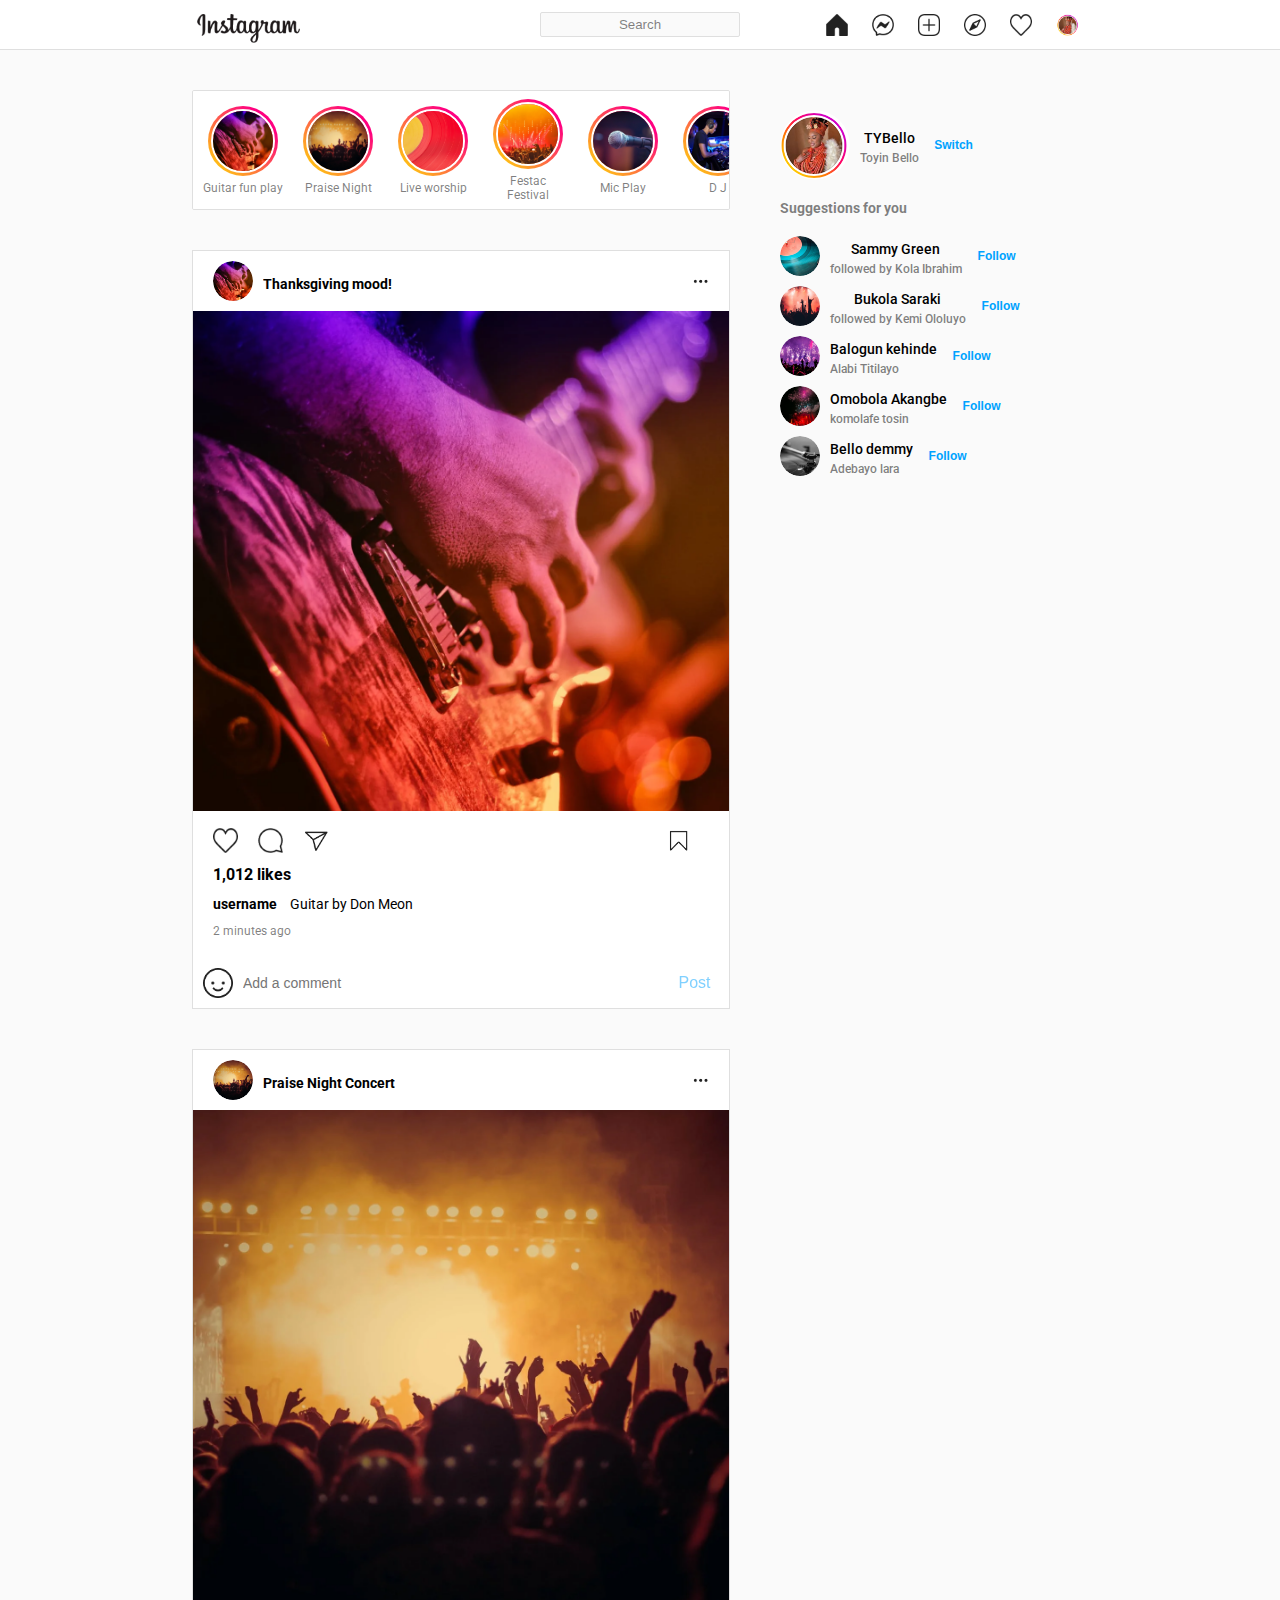
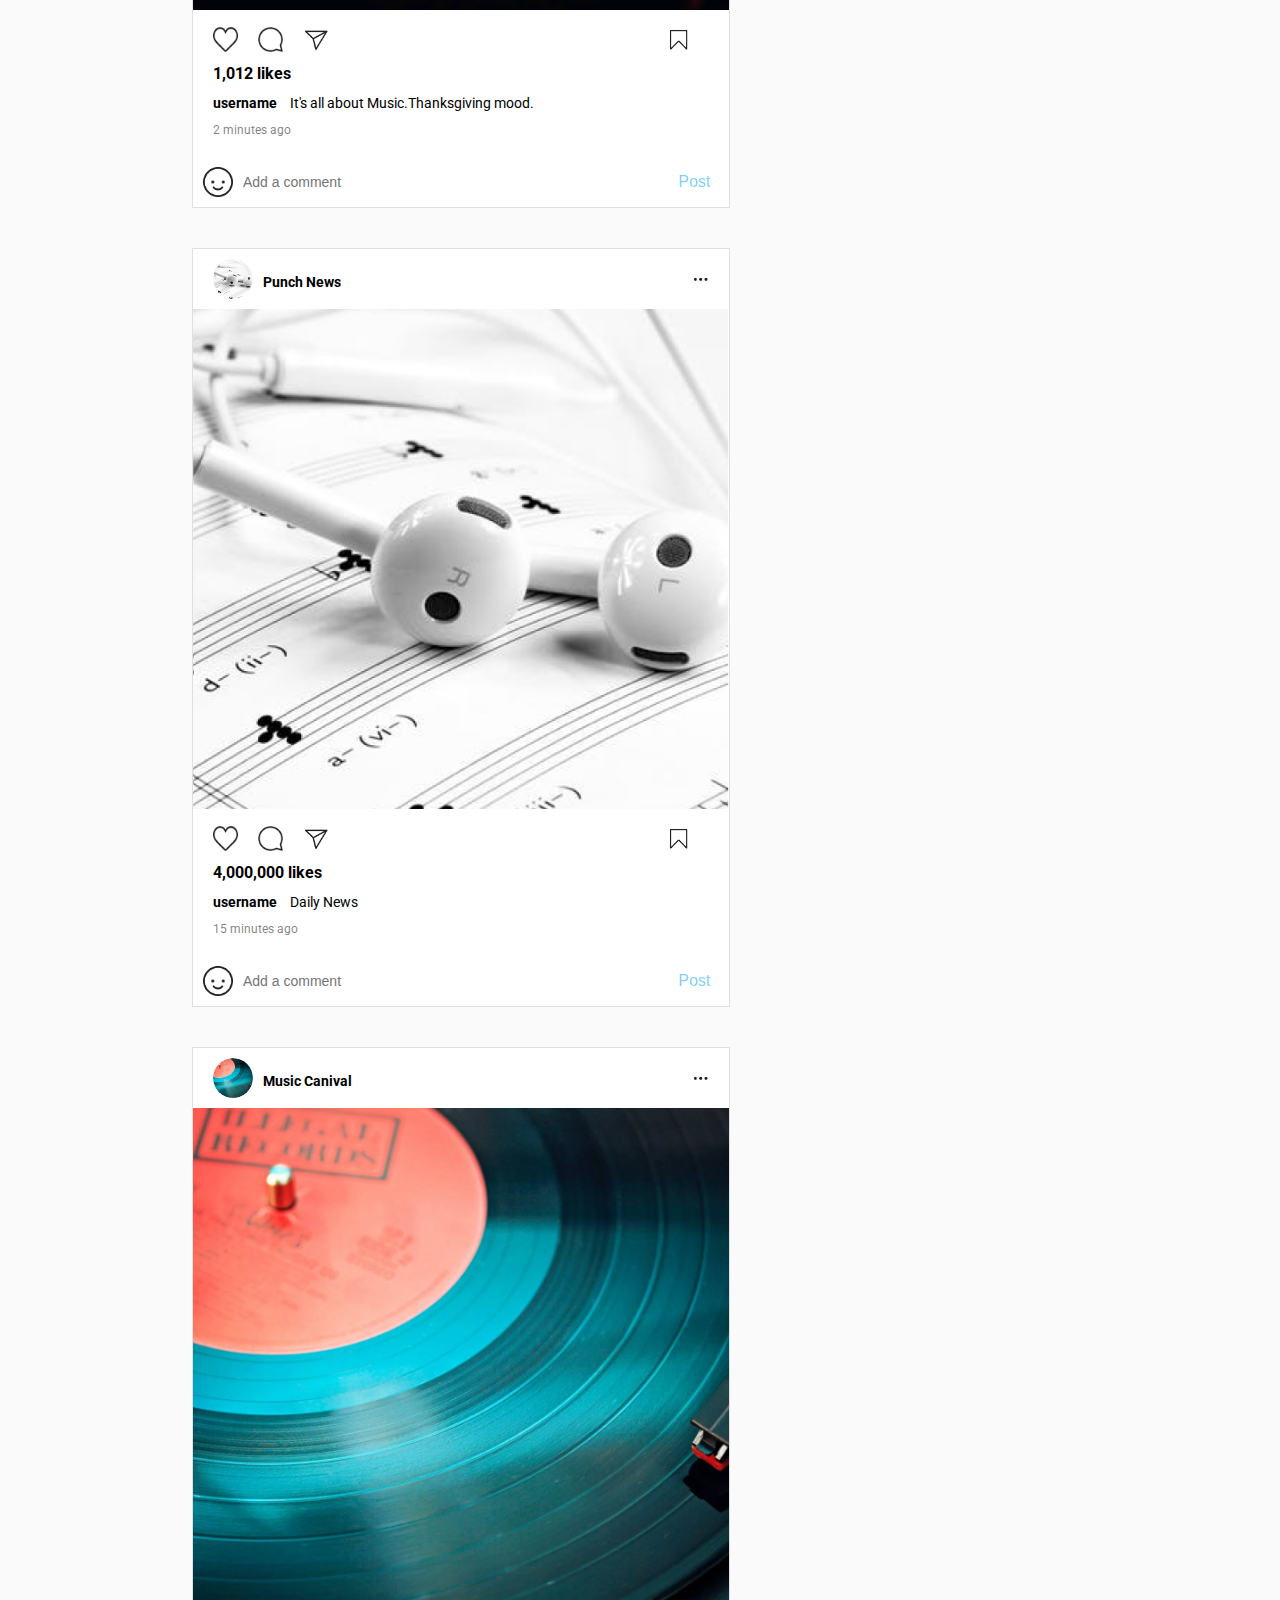
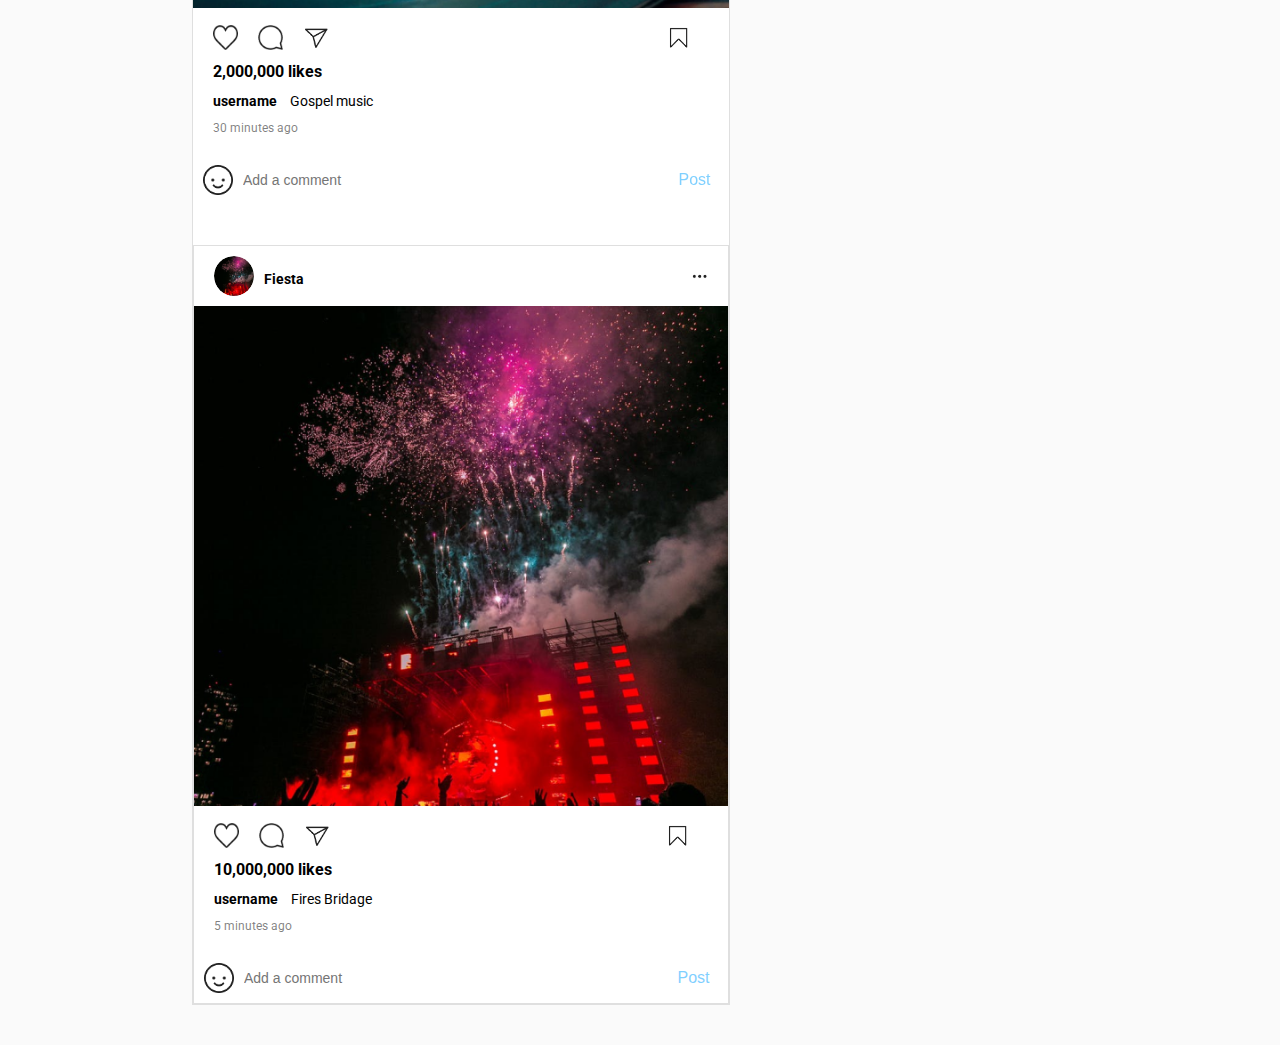
<file: sourceCode/index.html>
<!DOCTYPE html>
<html lang="en">
<head>
    <meta charset="UTF-8">
    <meta http-equiv="X-UA-Compatible" content="IE=edge">
    <meta name="viewport" content="width=device-width, initial-scale=1.0">
    <link rel="stylesheet" href="style.css">
    <title>Instagram Landing Page</title>
</head>
<body>
    <nav class="navbar">
        <div class="nav-wrapper">
            <img src="img/logo.PNG" class="brand-img" alt="">
            <input type="text" class="search-box" placeholder="search">
            <div class="nav-items">
                <img src="img/home.PNG" class="icon" alt="">
                <img src="img/messenger.PNG" class="icon" alt="">
                <img src="img/add.PNG" class="icon" alt="">
                <img src="img/explore.PNG" class="icon" alt="">
                <img src="img/like.PNG" class="icon" alt="">
                <div class="icon user-profile"></div>
            </div>
        </div>
    </nav>
    <section class="main">
        <div class="wrapper">
            <div class="left-col">
                <div class="status-wrapper">
                    <div class="status-card">
                        <div class="profile-pic"><img src="img/cover 1.png" alt=""></div>
                        <p class="username">Guitar fun play</p>
                    </div>
                    <div class="status-card">
                        <div class="profile-pic"><img src="img/cover 2.png" alt=""></div>
                        <p class="username">Praise Night</p>
                    </div>
                    <div class="status-card">
                        <div class="profile-pic"><img src="img/cover 3.png" alt=""></div>
                        <p class="username"> Live worship</p>
                    </div>
                    <div class="status-card">
                        <div class="profile-pic"><img src="img/cover 4.png" alt=""></div>
                        <p class="username">Festac Festival</p>
                    </div>
                    <div class="status-card">
                        <div class="profile-pic"><img src="img/cover 5.png" alt=""></div>
                        <p class="username">Mic Play</p>
                    </div>
                    <div class="status-card">
                        <div class="profile-pic"><img src="img/cover 6.png" alt=""></div>
                        <p class="username">D J</p>
                    </div>
                    <div class="status-card">
                        <div class="profile-pic"><img src="img/cover 7.png" alt=""></div>
                        <p class="username">Guitar</p>
                    </div>
                    <div class="status-card">
                        <div class="profile-pic"><img src="img/cover 9.png" alt=""></div>
                        <p class="username">Turn table</p>
                    </div>
                  
            </div>
    
            <div class="post">
                    <div class="info">
                        <div class="user">
                            <div class="profile-pic"><img src="img/cover 1.png" alt=""></div>
                            <p class="username">Thanksgiving mood!</p>
                        </div>
                        <img src="img/option.PNG" class="options" alt="">
                    </div>
                    <img src="img/cover 1.png" class="post-image" alt="">
                    <div class="post-content">
                        <div class="reaction-wrapper">
                            <img src="img/like.PNG" class="icon" alt="">
                            <img src="img/comment.PNG" class="icon" alt="">
                            <img src="img/send.PNG" class="icon" alt="">
                            <img src="img/save.PNG" class="save icon" alt="">
                        </div>
                        <p class="likes">1,012 likes</p>
                        <p class="description"><span>username </span> Guitar by Don Meon</p>
                        <p class="post-time">2 minutes ago</p>
                    </div>
                    <div class="comment-wrapper">
                        <img src="img/smile.PNG" class="icon" alt="">
                        <input type="text" class="comment-box" placeholder="Add a comment">
                        <button class="comment-btn">post</button>
                    </div>
                </div>
                <div class="post">
                    <div class="info">
                        <div class="user">
                            <div class="profile-pic"><img src="img/cover 2.png" alt=""></div>
                            <p class="username">Praise Night Concert</p>
                        </div>
                        <img src="img/option.PNG" class="options" alt="">
                    </div>
                    <img src="img/cover 2.png" class="post-image" alt="">
                    <div class="post-content">
                        <div class="reaction-wrapper">
                            <img src="img/like.PNG" class="icon" alt="">
                            <img src="img/comment.PNG" class="icon" alt="">
                            <img src="img/send.PNG" class="icon" alt="">
                            <img src="img/save.PNG" class="save icon" alt="">
                        </div>
                        <p class="likes">1,012 likes</p>
                        <p class="description"><span>username </span>It's all about Music.Thanksgiving mood.</p>
                        <p class="post-time">2 minutes ago</p>
                    </div>
                    <div class="comment-wrapper">
                        <img src="img/smile.PNG" class="icon" alt="">
                        <input type="text" class="comment-box" placeholder="Add a comment">
                        <button class="comment-btn">post</button>
                    </div>
                </div>
                
                <div class="post">
                    <div class="info">
                        <div class="user">
                            <div class="profile-pic"><img src="img/cover 8.png" alt=""></div>
                            <p class="username">Punch News</p>
                        </div>
                        <img src="img/option.PNG" class="options" alt="">
                    </div>
                    <img src="img/cover 8.png" class="post-image" alt="">
                    <div class="post-content">
                        <div class="reaction-wrapper">
                            <img src="img/like.PNG" class="icon" alt="">
                            <img src="img/comment.PNG" class="icon" alt="">
                            <img src="img/send.PNG" class="icon" alt="">
                            <img src="img/save.PNG" class="save icon" alt="">
                        </div>
                        <p class="likes">4,000,000 likes</p>
                        <p class="description"><span>username </span> Daily News</p>
                        <p class="post-time">15 minutes ago</p>
                    </div>
                    <div class="comment-wrapper">
                        <img src="img/smile.PNG" class="icon" alt="">
                        <input type="text" class="comment-box" placeholder="Add a comment">
                        <button class="comment-btn">post</button>
                    </div>
                </div>

                <div class="post">
                    <div class="info">
                        <div class="user">
                            <div class="profile-pic"><img src="img/cover 9.png" alt=""></div>
                            <p class="username">Music Canival</p>
                        </div>
                        <img src="img/option.PNG" class="options" alt="">
                    </div>
                    <img src="img/cover 9.png" class="post-image" alt="">
                    <div class="post-content">
                        <div class="reaction-wrapper">
                            <img src="img/like.PNG" class="icon" alt="">
                            <img src="img/comment.PNG" class="icon" alt="">
                            <img src="img/send.PNG" class="icon" alt="">
                            <img src="img/save.PNG" class="save icon" alt="">
                        </div>
                        <p class="likes">2,000,000 likes</p>
                        <p class="description"><span>username </span> Gospel music</p>
                        <p class="post-time">30 minutes ago</p>
                    </div>
                    <div class="comment-wrapper">
                        <img src="img/smile.PNG" class="icon" alt="">
                        <input type="text" class="comment-box" placeholder="Add a comment">
                        <button class="comment-btn">post</button>
                    </div>

                    <div class="post">
                        <div class="info">
                            <div class="user">
                                <div class="profile-pic"><img src="img/cover 12.png" alt=""></div>
                                <p class="username">Fiesta</p>
                            </div>
                            <img src="img/option.PNG" class="options" alt="">
                        </div>
                        <img src="img/cover 12.png" class="post-image" alt="">
                        <div class="post-content">
                            <div class="reaction-wrapper">
                                <img src="img/like.PNG" class="icon" alt="">
                                <img src="img/comment.PNG" class="icon" alt="">
                                <img src="img/send.PNG" class="icon" alt="">
                                <img src="img/save.PNG" class="save icon" alt="">
                            </div>
                            <p class="likes">10,000,000 likes</p>
                            <p class="description"><span>username </span> Fires Bridage</p>
                            <p class="post-time">5 minutes ago</p>
                        </div>
                        <div class="comment-wrapper">
                            <img src="img/smile.PNG" class="icon" alt="">
                            <input type="text" class="comment-box" placeholder="Add a comment">
                            <button class="comment-btn">post</button>
                        </div>
                    </div>
                </div>
                
            </div>

            <div class="right-col">
                <div class="profile-card">
                    <div class="profile-pic">
                        <img src="img/profile-pic.png" alt="">
                    </div>
                    <div>
                        <p class="username">TYBello</p>
                        <p class="sub-text">Toyin Bello</p>
                    </div>
                    <button class="action-btn">switch</button>
                </div>
                <p class="suggestion-text">Suggestions for you</p>
                <div class="profile-card">
                    <div class="profile-pic">
                        <img src="img/cover 9.png" alt="">
                    </div>
                    <div>
                        <p class="username">Sammy Green</p>
                        <p class="sub-text">followed by Kola Ibrahim</p>
                    </div>
                    <button class="action-btn">follow</button>
                </div>
                <div class="profile-card">
                    <div class="profile-pic">
                        <img src="img/cover 10.png" alt="">
                    </div>
                    <div>
                        <p class="username">Bukola Saraki</p>
                        <p class="sub-text">followed by Kemi Ololuyo</p>
                    </div>
                    <button class="action-btn">follow</button>
                </div>
                <div class="profile-card">
                    <div class="profile-pic">
                        <img src="img/cover 11.png" alt="">
                    </div>
                    <div>
                        <p class="username">Balogun kehinde</p>
                        <p class="sub-text"> Alabi Titilayo</p>
                    </div>
                    <button class="action-btn">follow</button>
                </div>
                <div class="profile-card">
                    <div class="profile-pic">
                        <img src="img/cover 12.png" alt="">
                    </div>
                    <div>
                        <p class="username">Omobola Akangbe</p>
                        <p class="sub-text">komolafe tosin</p>
                    </div>
                    <button class="action-btn">follow</button>
                </div>
                <div class="profile-card">
                    <div class="profile-pic">
                        <img src="img/cover 13.png" alt="">
                    </div>
                    <div>
                        <p class="username">Bello demmy</p>
                        <p class="sub-text">Adebayo lara</p>
                    </div>
                    <button class="action-btn">follow</button>
                </div>
            </div>
        </div>
    </section>
    
</body>
</html>
</file>
<file: sourceCode/style.css>
@import url('https://fonts.googleapis.com/css2?family=Roboto:wght@300;400;500;700;900&display=swap');

*{
    margin: 0;
    padding: 0;
    box-sizing: border-box;
}

*:focus{
    outline: none;
}

body{
    width: 100%;
    background: #fafafa;
    position: relative;
    font-family: 'roboto', sans-serif;
}

.navbar{
    position: fixed;
    top: 0;
    left: 0;
    width: 100%;
    height: 50px;
    background: #fff;
    border-bottom: 1px solid #dfdfdf;
    display: flex;
    justify-content: center;
    padding: 5px 0;
}

.nav-wrapper{
    width: 70%;
    max-width: 1000px;
    height: 100%;
    display: flex;
    justify-content: space-between;
    align-items: center;
}

.brand-img{
    height: 100%;
    margin-top: 5px;
}

.search-box{
    position: absolute;
    left: 50%;
    transform: translateX(-50%);
    width: 200px;
    height: 25px;
    background: #fafafa;
    border: 1px solid #dfdfdf;
    border-radius: 2px;
    color: rgba(0, 0, 0, 0.5);
    text-align: center;
    text-transform: capitalize;
}

.search-box::placeholder{
    color: rgba(0, 0, 0, 0.5);
}

.nav-items{
    height: 22px;
    position: relative;
}

.icon{
    height: 100%;
    cursor: pointer;
    margin: 0 10px;
    display: inline-block;
}

.user-profile{
    width: 22px;
    border-radius: 50%;
    background-image: url(img/profile-pic.png);
    background-size: cover;
}

.main{
    width: 100%;
    padding: 40px 0;
    display: flex;
    justify-content: center;
    margin-top: 50px;
}

.wrapper{
    width: 70%;
    max-width: 1000px;
    display: grid;
    grid-template-columns: 60% 40%;
    grid-gap: 30px;
}

.left-col{
    display: flex;
    flex-direction: column;
}

.status-wrapper{
    width: 100%;
    height: 120px;
    background: #fff;
    border: 1px solid #dfdfdf;
    border-radius: 2px;
    padding: 10px;
    padding-right: 0;
    display: flex;
    align-items: center;
    overflow: hidden;
    overflow-x: auto;
}

.status-wrapper::-webkit-scrollbar{
    display: none;
}

.status-card{
    flex: 0 0 auto;
    width: 80px;
    max-width: 80px;
    display: flex;
    flex-direction: column;
    align-items: center;
    margin-right: 15px;
}

.profile-pic{
    width: 70px;
    height: 70px;
    border-radius: 50%;
    overflow: hidden;
    padding: 3px;
    background: linear-gradient(45deg, rgb(255, 230, 0), rgb(255, 0, 128) 80%);
}

.profile-pic img{
    width: 100%;
    height: 100%;
    object-fit: cover;
    border-radius: 50%;
    border: 2px solid #fff;
}

.username{
    width: 100%;
    overflow: hidden;
    text-align: center;
    font-size: 12px;
    margin-top:5px;
    color: rgba(0, 0, 0, 0.5)
}
.post{
    width: 100%;
    height: auto;
    background: #fff;
    border: 1px solid #dfdfdf;
    margin-top: 40px;
}

.info{
    width: 100%;
    height: 60px;
    display: flex;
    justify-content: space-between;
    align-items: center;
    padding: 0 20px;
}

.info .username{
    width: auto;
    font-weight: bold;
    color: #000;
    font-size: 14px;
    margin-left: 10px;
}

.info .options{
    height: 10px;
    cursor: pointer;
}

.info .user{
    display: flex;
    align-items: center;
}

.info .profile-pic{
    height: 40px;
    width: 40px;
    padding: 0;
    background: none;
}

.info .profile-pic img{
    border: none;
}

.post-image{
    width: 100%;
    height: 500px;
    object-fit: cover;
}

.post-content{
    width: 100%;
    padding: 20px;
}

.likes{
    font-weight: bold;
}

.description{
    margin: 10px 0;
    font-size: 14px;
    line-height: 20px;
}

.description span{
    font-weight: bold;
    margin-right: 10px;
}

.post-time{
    color: rgba(0, 0, 0, 0.5);
    font-size: 12px;
}

.comment-wrapper{
    width: 100%;
    height: 50px;
    border-radius: 1px solid #dfdfdf;
    display: flex;
    justify-content: space-between;
    align-items: center;
}

.comment-wrapper .icon{
    height: 30px;
}

.comment-box{
    width: 80%;
    height: 100%;
    border: none;
    outline: none;
    font-size: 14px;
}

.comment-btn,
.action-btn{
    width: 70px;
    height: 100%;
    background: none;
    border: none;
    outline: none;
    text-transform: capitalize;
    font-size: 16px;
    color: rgb(0, 162, 255);
    opacity: 0.5;
}

.reaction-wrapper{
    width: 100%;
    height: 50px;
    display: flex;
    margin-top: -20px;
    align-items: center;
}

.reaction-wrapper .icon{
    height: 25px;
    margin: 0;
    margin-right: 20px;
}

.reaction-wrapper .icon.save{
    margin-left: auto;
}

.right-col{
    padding: 20px;
}

.profile-card{
    width: fit-content;
    display: flex;
    justify-content: center;
    align-items: center;
    margin-bottom: 10px;
}

.profile-card .profile-pic{
    flex: 0 0 auto;
    padding: 0;
    background: none;
    width: 40px;
    height: 40px;
    margin-right: 10px;
}

.profile-card:first-child .profile-pic{
    width: 70px;
    height: 70px;
}

.profile-card .profile-pic img{
    border: none;
}

.profile-card .username{
    font-weight: 500;
    font-size: 14px;
    color: #000;
}

.sub-text{
    color: rgba(0, 0, 0, 0.5);
    font-size:12px;
    font-weight: 500;
    margin-top: 5px;
}

.action-btn{
    opacity: 1;
    font-weight: 700;
    font-size: 12px;
}

.suggestion-text{
    font-size: 14px;
    color: rgba(0, 0, 0, 0.5);
    font-weight: 700;
    margin: 20px 0;
}

@media (max-width: 1100px){
    .right-col, .search-box{
        display: none;
    }
    .nav-wrapper,
    .wrapper{
        width: 90%;
    }
    .wrapper{
        display: block;
    }
}

@media (max-width: 500px){
    .nav-items .icon{
        margin: 0 5px;
    }
    .post-image{
        height: 300px;
    }
}
</file>
